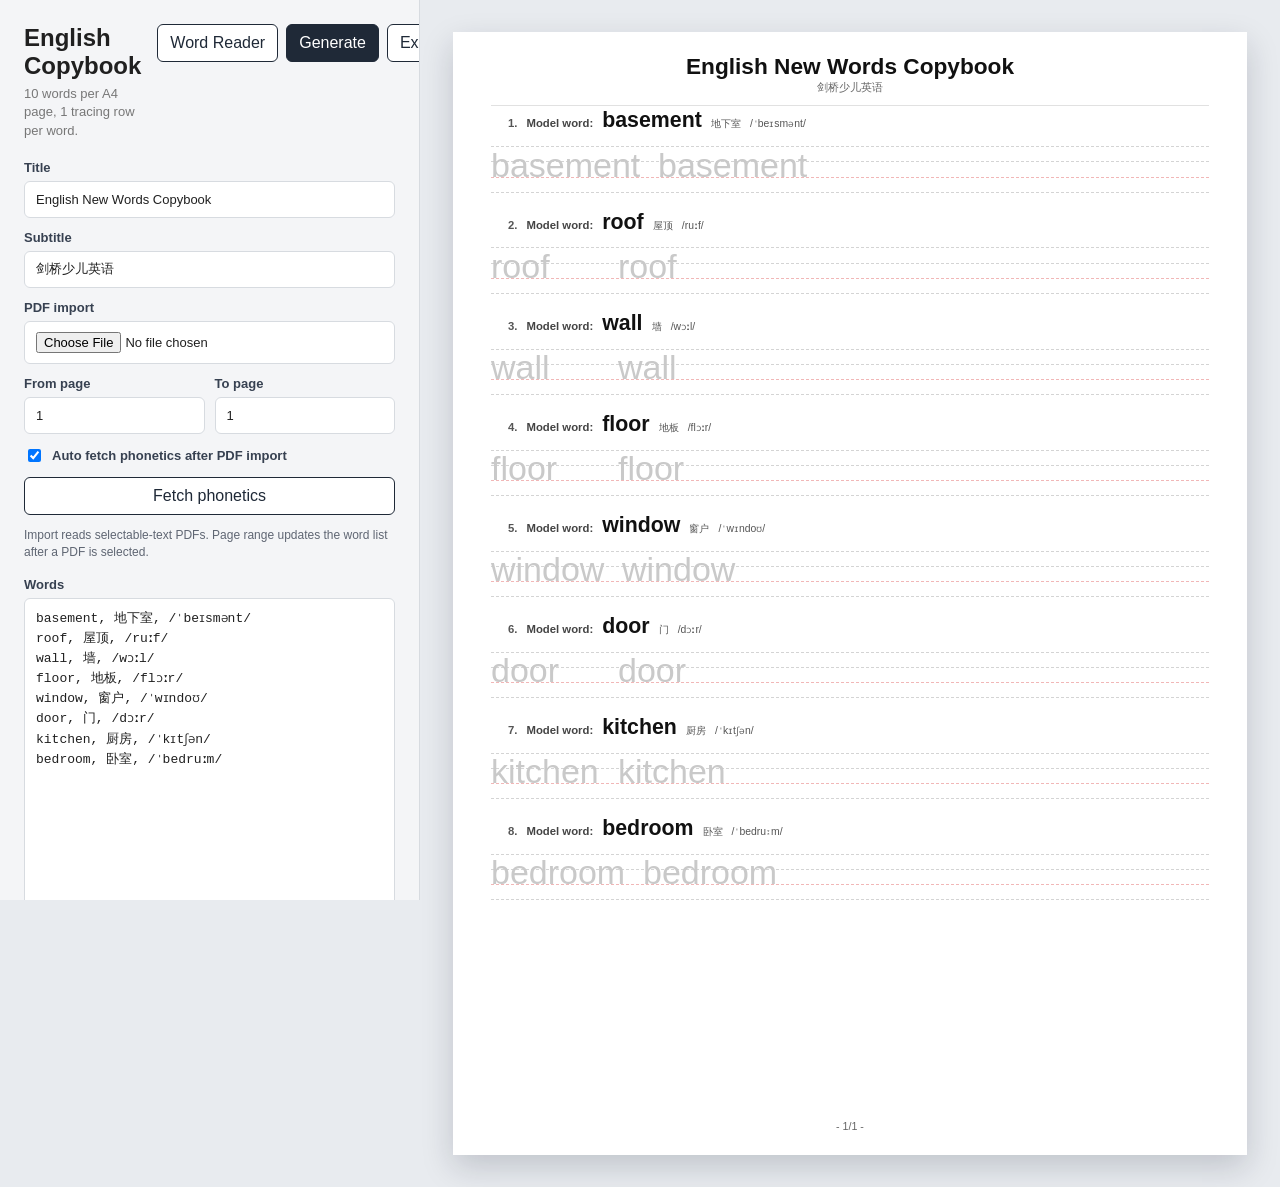
<file: index.html>
<!doctype html>
<html lang="zh-CN">
  <head>
    <meta charset="utf-8">
    <meta name="viewport" content="width=device-width, initial-scale=1">
    <title>English Copybook Generator</title>
    <link rel="stylesheet" href="styles.css?v=20260706-5">
  </head>
  <body>
    <main class="app-shell">
      <section class="workspace" aria-label="Copybook controls">
        <header class="toolbar">
          <div>
            <h1>English Copybook</h1>
            <p>10 words per A4 page, 1 tracing row per word.</p>
          </div>
          <div class="actions">
            <a class="nav-button" href="vocabulary.html">Word Reader</a>
            <button id="generateBtn" type="button">Generate</button>
            <button id="printBtn" type="button">Export PDF</button>
          </div>
        </header>

        <div class="controls-grid">
          <label>
            <span>Title</span>
            <input id="titleInput" type="text" value="English New Words Copybook">
          </label>
          <label>
            <span>Subtitle</span>
            <input id="subtitleInput" type="text" value="剑桥少儿英语">
          </label>
          <label class="file-control">
            <span>PDF import</span>
            <input id="pdfInput" type="file" accept="application/pdf">
          </label>
          <div class="range-control">
            <label>
              <span>From page</span>
              <input id="pageFromInput" type="number" min="1" value="1">
            </label>
            <label>
              <span>To page</span>
              <input id="pageToInput" type="number" min="1" value="1">
            </label>
          </div>
          <label class="checkbox-control">
            <input id="autoPhoneticsInput" type="checkbox" checked>
            <span>Auto fetch phonetics after PDF import</span>
          </label>
          <button id="phoneticsBtn" type="button" class="secondary-action">Fetch phonetics</button>
        </div>
        <p id="importStatus" class="import-status" role="status">
          Import reads selectable-text PDFs. Page range updates the word list after a PDF is selected.
        </p>

        <label class="word-input">
          <span>Words</span>
          <textarea id="wordsInput" spellcheck="false">basement, 地下室, /ˈbeɪsmənt/
roof, 屋顶, /ruːf/
wall, 墙, /wɔːl/
floor, 地板, /flɔːr/
window, 窗户, /ˈwɪndoʊ/
door, 门, /dɔːr/
kitchen, 厨房, /ˈkɪtʃən/
bedroom, 卧室, /ˈbedruːm/</textarea>
        </label>
      </section>

      <section class="preview-wrap" aria-label="A4 preview">
        <div id="pages" class="pages"></div>
      </section>
    </main>

    <template id="pageTemplate">
      <article class="copybook-page">
        <header class="page-header">
          <h2></h2>
          <p></p>
        </header>
        <div class="word-blocks"></div>
        <footer class="page-footer"></footer>
      </article>
    </template>

    <template id="wordTemplate">
      <section class="word-block">
        <div class="model-row">
          <span class="word-index"></span>
          <span class="model-label">Model word:</span>
          <span class="model-word"></span>
          <span class="translation"></span>
          <span class="phonetic"></span>
        </div>
        <div class="practice-rows"></div>
      </section>
    </template>

    <script src="script.js?v=20260706-5"></script>
  </body>
</html>
</file>
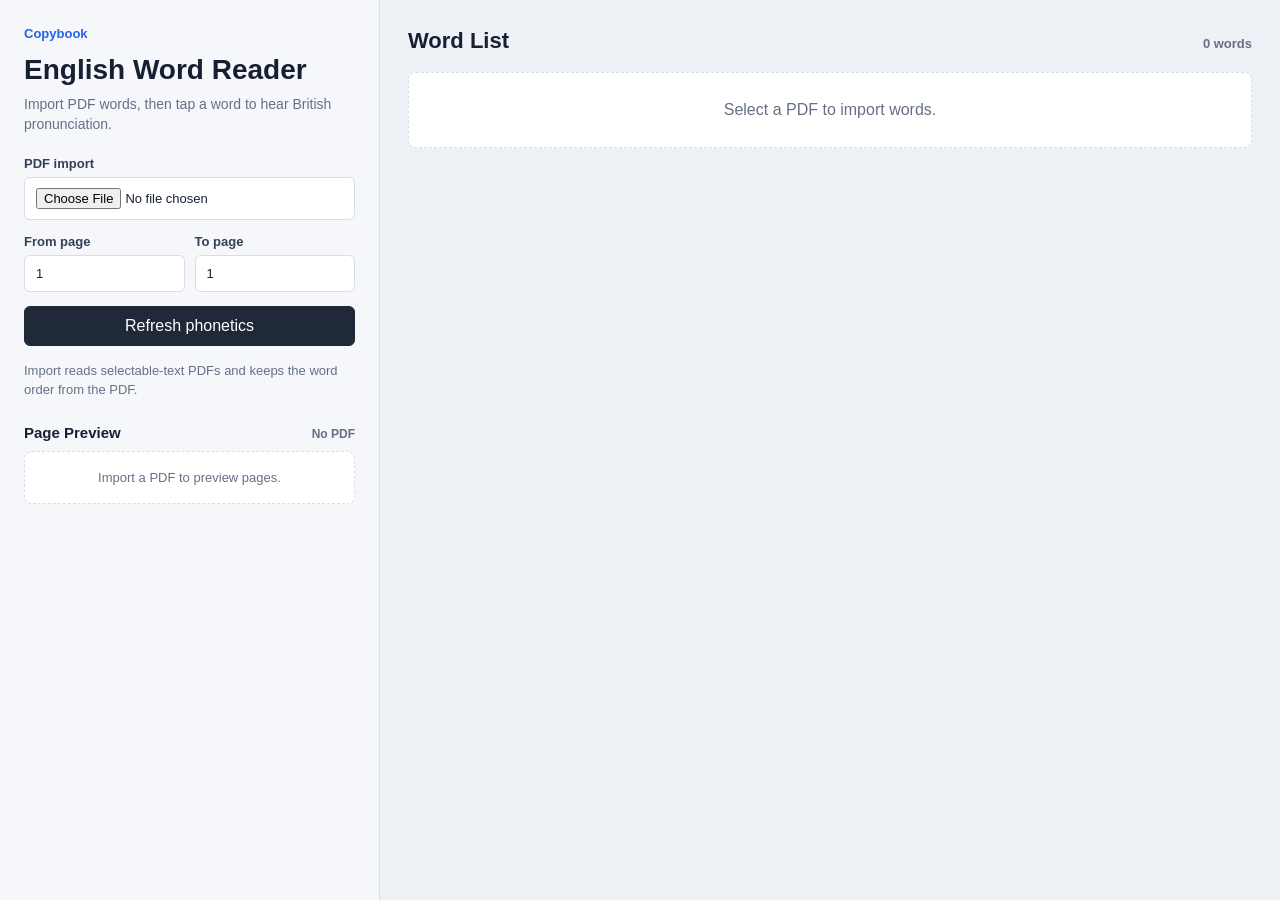
<file: vocabulary.html>
<!doctype html>
<html lang="zh-CN">
  <head>
    <meta charset="utf-8">
    <meta name="viewport" content="width=device-width, initial-scale=1">
    <title>English Word Reader</title>
    <link rel="stylesheet" href="vocabulary.css?v=20260706-3">
  </head>
  <body>
    <main class="reader-shell">
      <section class="reader-panel" aria-label="PDF word import controls">
        <header class="reader-header">
          <div>
            <a class="back-link" href="index.html">Copybook</a>
            <h1>English Word Reader</h1>
            <p>Import PDF words, then tap a word to hear British pronunciation.</p>
          </div>
        </header>

        <div class="controls">
          <label>
            <span>PDF import</span>
            <input id="pdfInput" type="file" accept="application/pdf">
          </label>
          <div class="range-control">
            <label>
              <span>From page</span>
              <input id="pageFromInput" type="number" min="1" value="1">
            </label>
            <label>
              <span>To page</span>
              <input id="pageToInput" type="number" min="1" value="1">
            </label>
          </div>
          <button id="refreshBtn" type="button">Refresh phonetics</button>
        </div>

        <p id="status" class="status" role="status">
          Import reads selectable-text PDFs and keeps the word order from the PDF.
        </p>

        <section class="page-preview" aria-label="PDF page preview">
          <div class="page-preview-header">
            <h2>Page Preview</h2>
            <span id="previewCount">No PDF</span>
          </div>
          <div id="pagePreviewList" class="page-preview-list">
            <p class="preview-empty">Import a PDF to preview pages.</p>
          </div>
        </section>
      </section>

      <section class="word-view" aria-label="Imported words">
        <div class="word-view-header">
          <h2>Word List</h2>
          <span id="wordCount">0 words</span>
        </div>
        <div id="wordList" class="word-list">
          <p class="empty-state">Select a PDF to import words.</p>
        </div>
      </section>
    </main>

    <template id="wordCardTemplate">
      <button class="word-card" type="button">
        <span class="word-number"></span>
        <span class="word-main">
          <span class="word-text"></span>
          <span class="word-meta">
            <span class="translation"></span>
            <span class="phonetic"></span>
          </span>
        </span>
        <span class="play-mark" aria-hidden="true">▶</span>
      </button>
    </template>

    <script src="vocabulary.js?v=20260706-3"></script>
  </body>
</html>
</file>
<file: styles.css>
:root {
  --ink: #202020;
  --muted: #777;
  --paper: #fff;
  --line: #d4d4d4;
  --guide-line: #f1b7b7;
  --line-soft: #e1e1e1;
  --ghost: #c9c9c9;
  --panel: #f4f5f7;
  --border: #d7dbe0;
}

* {
  box-sizing: border-box;
}

body {
  margin: 0;
  color: var(--ink);
  background: #e8ebef;
  font-family: Arial, "Noto Sans SC", "Microsoft YaHei", sans-serif;
}

button,
.nav-button,
input,
textarea {
  font: inherit;
}

.app-shell {
  display: grid;
  grid-template-columns: minmax(320px, 420px) 1fr;
  min-height: 100vh;
}

.workspace {
  position: sticky;
  top: 0;
  height: 100vh;
  overflow: auto;
  padding: 24px;
  background: var(--panel);
  border-right: 1px solid var(--border);
}

.toolbar {
  display: flex;
  gap: 16px;
  justify-content: space-between;
  align-items: flex-start;
  margin-bottom: 20px;
}

.toolbar h1 {
  margin: 0 0 6px;
  font-size: 24px;
  line-height: 1.15;
}

.toolbar p {
  margin: 0;
  color: var(--muted);
  font-size: 13px;
  line-height: 1.4;
}

.actions {
  display: flex;
  gap: 8px;
  flex-shrink: 0;
}

button {
  border: 1px solid #1f2937;
  border-radius: 6px;
  padding: 9px 12px;
  color: #fff;
  background: #1f2937;
  cursor: pointer;
}

button + button,
.nav-button {
  color: #1f2937;
  background: #fff;
}

.nav-button {
  display: inline-flex;
  align-items: center;
  border: 1px solid #1f2937;
  border-radius: 6px;
  padding: 9px 12px;
  text-decoration: none;
  white-space: nowrap;
}

.controls-grid {
  display: grid;
  gap: 12px;
  margin-bottom: 14px;
}

label {
  display: grid;
  gap: 6px;
  color: #374151;
  font-size: 13px;
  font-weight: 700;
}

input,
textarea {
  width: 100%;
  border: 1px solid var(--border);
  border-radius: 6px;
  padding: 10px 11px;
  color: var(--ink);
  background: #fff;
  font-weight: 400;
}

.range-control {
  display: grid;
  grid-template-columns: 1fr 1fr;
  gap: 10px;
}

.checkbox-control {
  display: flex;
  align-items: center;
  gap: 8px;
  font-weight: 600;
}

.checkbox-control input {
  width: auto;
}

.secondary-action {
  width: 100%;
  color: #1f2937;
  background: #fff;
}

input:disabled {
  color: #9ca3af;
  background: #eef0f3;
}

.import-status {
  min-height: 36px;
  margin: -2px 0 14px;
  color: #5f6673;
  font-size: 12px;
  line-height: 1.45;
}

.import-status.error {
  color: #a33a3a;
}

.import-status.success {
  color: #25634b;
}

textarea {
  min-height: 390px;
  resize: vertical;
  line-height: 1.55;
  font-family: "Cascadia Mono", Consolas, monospace;
}

.preview-wrap {
  padding: 32px;
  overflow: auto;
}

.pages {
  display: grid;
  gap: 24px;
  justify-content: center;
}

.copybook-page {
  display: flex;
  flex-direction: column;
  width: 210mm;
  height: 297mm;
  padding: 6mm 10mm 6mm;
  background: var(--paper);
  box-shadow: 0 12px 30px rgba(15, 23, 42, 0.18);
  break-after: page;
}

.page-header {
  text-align: center;
  padding-bottom: 2.5mm;
  border-bottom: 1px solid var(--line-soft);
}

.page-header h2 {
  margin: 0;
  font-family: "Comic Sans MS", "Trebuchet MS", Arial, sans-serif;
  font-size: 17pt;
  font-weight: 700;
  line-height: 1.05;
  letter-spacing: 0;
  color: #111;
}

.page-header p {
  margin: 2px 0 0;
  color: #666;
  font-size: 8.5pt;
}

.word-blocks {
  display: grid;
  grid-template-rows: repeat(10, minmax(0, 1fr));
  flex: 1;
  min-height: 0;
}

.word-block {
  display: grid;
  grid-template-rows: auto minmax(0, 1fr);
  min-height: 0;
  padding: 1.2mm 0 1mm;
}

.model-row {
  display: flex;
  align-items: baseline;
  gap: 2.4mm;
  min-width: 0;
  margin-bottom: 0.8mm;
  white-space: nowrap;
}

.word-index {
  flex: 0 0 7mm;
  color: #555;
  font-size: 8.5pt;
  font-weight: 700;
  text-align: right;
}

.model-label {
  color: #444;
  font-family: "Comic Sans MS", "Trebuchet MS", Arial, sans-serif;
  font-size: 8.5pt;
  font-weight: 700;
}

.model-word {
  color: #111;
  font-family: "Comic Sans MS", "Trebuchet MS", Arial, sans-serif;
  font-size: 16pt;
  font-weight: 700;
  line-height: 1;
}

.translation,
.phonetic {
  color: #555;
  font-size: 7.8pt;
}

.page-footer {
  flex: 0 0 4mm;
  display: flex;
  align-items: flex-end;
  justify-content: center;
  color: #666;
  font-size: 8pt;
  line-height: 1;
}

.practice-rows {
  display: grid;
  grid-template-rows: minmax(0, 1fr);
  gap: 0.8mm;
  min-height: 0;
}

.practice-row {
  position: relative;
  display: flex;
  min-height: 0;
  overflow: hidden;
}

.writing-lines {
  position: absolute;
  inset: 0 0 0 0;
}

.writing-line {
  position: absolute;
  left: 0;
  right: 0;
  height: 0;
  border-top: 1px dashed var(--line);
}

.writing-line[data-line="1"] {
  top: 17%;
}

.writing-line[data-line="2"] {
  top: 39%;
}

.writing-line[data-line="3"] {
  top: 61%;
  border-top-color: var(--guide-line);
}

.writing-line[data-line="4"] {
  top: 83%;
}

.trace-words {
  position: absolute;
  inset: 0;
  z-index: 1;
  display: flex;
  gap: 1.5mm;
  align-items: stretch;
  pointer-events: none;
}

.trace-word {
  flex: 0 0 var(--trace-word-width, 32mm);
  width: var(--trace-word-width, 32mm);
  min-width: var(--trace-word-width, 32mm);
  max-width: var(--trace-word-width, 32mm);
  height: 100%;
  overflow: visible;
  color: var(--ghost);
}

.trace-word text {
  fill: currentColor;
  font-family: "Comic Sans MS", "Trebuchet MS", Arial, sans-serif;
  font-size: 34px;
  font-weight: 400;
  letter-spacing: 0;
}

@media (max-width: 980px) {
  .app-shell {
    grid-template-columns: 1fr;
  }

  .workspace {
    position: static;
    height: auto;
    border-right: 0;
    border-bottom: 1px solid var(--border);
  }

  .preview-wrap {
    padding: 16px;
  }

  .copybook-page {
    transform-origin: top center;
    transform: scale(0.72);
    margin-bottom: -83mm;
  }
}

@page {
  size: A4;
  margin: 0;
}

@media print {
  body {
    background: #fff;
    print-color-adjust: exact;
    -webkit-print-color-adjust: exact;
  }

  .workspace {
    display: none;
  }

  .app-shell,
  .preview-wrap,
  .pages {
    display: block;
    padding: 0;
  }

  .copybook-page {
    width: 210mm;
    height: 297mm;
    margin: 0;
    box-shadow: none;
    transform: none;
    overflow: hidden;
    page-break-after: always;
  }

  .copybook-page:last-child {
    page-break-after: auto;
  }

  @supports (-webkit-touch-callout: none) {
    .copybook-page {
      padding: 4.5mm 10mm 4mm;
    }

    .page-header {
      padding-bottom: 1.6mm;
    }

    .word-block {
      padding: 0.45mm 0 0.45mm;
    }

    .model-row {
      margin-bottom: 0.35mm;
    }

    .page-footer {
      flex-basis: 3mm;
    }
  }
}
</file>
<file: vocabulary.css>
:root {
  --ink: #172033;
  --muted: #667085;
  --paper: #fff;
  --panel: #f5f7fb;
  --border: #d8dee8;
  --accent: #2563eb;
  --accent-soft: #e8f0ff;
  --danger: #a33a3a;
  --success: #25634b;
}

* {
  box-sizing: border-box;
}

body {
  margin: 0;
  color: var(--ink);
  background: #eef1f5;
  font-family: Arial, "Noto Sans SC", "Microsoft YaHei", sans-serif;
}

button,
input {
  font: inherit;
}

.reader-shell {
  display: grid;
  grid-template-columns: minmax(300px, 380px) 1fr;
  min-height: 100vh;
}

.reader-panel {
  position: sticky;
  top: 0;
  height: 100vh;
  overflow: auto;
  padding: 24px;
  background: var(--panel);
  border-right: 1px solid var(--border);
}

.reader-header {
  margin-bottom: 22px;
}

.back-link {
  display: inline-flex;
  margin-bottom: 14px;
  color: var(--accent);
  font-size: 13px;
  font-weight: 700;
  text-decoration: none;
}

.reader-header h1 {
  margin: 0 0 8px;
  font-size: 28px;
  line-height: 1.1;
}

.reader-header p {
  margin: 0;
  color: var(--muted);
  font-size: 14px;
  line-height: 1.45;
}

.controls {
  display: grid;
  gap: 14px;
}

label {
  display: grid;
  gap: 6px;
  color: #344054;
  font-size: 13px;
  font-weight: 700;
}

input {
  width: 100%;
  border: 1px solid var(--border);
  border-radius: 6px;
  padding: 10px 11px;
  color: var(--ink);
  background: #fff;
  font-weight: 400;
}

.range-control {
  display: grid;
  grid-template-columns: 1fr 1fr;
  gap: 10px;
}

button {
  border: 1px solid #1f2937;
  border-radius: 6px;
  padding: 10px 12px;
  color: #fff;
  background: #1f2937;
  cursor: pointer;
}

button:disabled {
  cursor: not-allowed;
  opacity: 0.58;
}

.status {
  min-height: 40px;
  margin: 16px 0 0;
  color: var(--muted);
  font-size: 13px;
  line-height: 1.45;
}

.status.error {
  color: var(--danger);
}

.status.success {
  color: var(--success);
}

.page-preview {
  margin-top: 22px;
}

.page-preview-header {
  display: flex;
  align-items: baseline;
  justify-content: space-between;
  gap: 12px;
  margin-bottom: 10px;
}

.page-preview-header h2 {
  margin: 0;
  font-size: 15px;
}

#previewCount {
  color: var(--muted);
  font-size: 12px;
  font-weight: 700;
}

.page-preview-list {
  display: grid;
  gap: 10px;
}

.preview-empty {
  margin: 0;
  border: 1px dashed var(--border);
  border-radius: 8px;
  padding: 18px;
  color: var(--muted);
  background: #fff;
  font-size: 13px;
  text-align: center;
}

.page-thumb {
  display: grid;
  gap: 7px;
  width: 100%;
  border: 1px solid var(--border);
  border-radius: 8px;
  padding: 8px;
  color: var(--ink);
  background: #fff;
  box-shadow: 0 6px 14px rgba(15, 23, 42, 0.06);
}

.page-thumb.is-selected {
  border-color: var(--accent);
  box-shadow: 0 0 0 3px rgba(37, 99, 235, 0.14);
}

.page-thumb canvas {
  width: 100%;
  height: auto;
  border: 1px solid #edf0f5;
  border-radius: 4px;
  background: #fff;
}

.page-thumb span {
  color: var(--muted);
  font-size: 12px;
  font-weight: 800;
  text-align: center;
}

.word-view {
  padding: 28px;
}

.word-view-header {
  display: flex;
  align-items: baseline;
  justify-content: space-between;
  gap: 16px;
  margin: 0 auto 18px;
  max-width: 980px;
}

.word-view-header h2 {
  margin: 0;
  font-size: 22px;
}

#wordCount {
  color: var(--muted);
  font-size: 13px;
  font-weight: 700;
}

.word-list {
  display: grid;
  grid-template-columns: repeat(auto-fill, minmax(260px, 1fr));
  gap: 12px;
  max-width: 980px;
  margin: 0 auto;
}

.word-card {
  display: grid;
  grid-template-columns: 34px 1fr auto;
  align-items: center;
  gap: 12px;
  min-height: 78px;
  width: 100%;
  border: 1px solid var(--border);
  border-radius: 8px;
  padding: 12px;
  color: var(--ink);
  background: var(--paper);
  text-align: left;
  box-shadow: 0 8px 18px rgba(15, 23, 42, 0.06);
}

.word-card:focus-visible {
  outline: 3px solid rgba(37, 99, 235, 0.3);
  outline-offset: 2px;
}

.word-card:hover {
  border-color: #9bb8f7;
  background: #fbfdff;
}

.word-number {
  color: var(--muted);
  font-size: 13px;
  font-weight: 700;
  text-align: right;
}

.word-main {
  display: grid;
  gap: 5px;
  min-width: 0;
}

.word-text {
  overflow-wrap: anywhere;
  font-size: 24px;
  font-weight: 800;
  line-height: 1.05;
}

.word-meta {
  display: flex;
  flex-wrap: wrap;
  gap: 8px;
  color: var(--muted);
  font-size: 14px;
  line-height: 1.3;
}

.translation {
  color: #344054;
}

.phonetic {
  font-family: "Times New Roman", Georgia, serif;
}

.play-mark {
  border-radius: 999px;
  display: inline-flex;
  align-items: center;
  justify-content: center;
  width: 28px;
  height: 28px;
  color: var(--accent);
  background: var(--accent-soft);
  font-size: 12px;
  font-weight: 800;
}

.empty-state {
  grid-column: 1 / -1;
  margin: 0;
  border: 1px dashed var(--border);
  border-radius: 8px;
  padding: 28px;
  color: var(--muted);
  background: #fff;
  text-align: center;
}

@media (max-width: 860px) {
  .reader-shell {
    grid-template-columns: 1fr;
  }

  .reader-panel {
    position: static;
    height: auto;
    border-right: 0;
    border-bottom: 1px solid var(--border);
  }

  .word-view {
    padding: 18px;
  }
}

@media (max-width: 560px) {
  .reader-panel {
    padding: 18px;
  }

  .word-view-header {
    align-items: flex-start;
    flex-direction: column;
    gap: 4px;
  }

  .word-list {
    grid-template-columns: 1fr;
  }

  .word-card {
    grid-template-columns: 28px 1fr;
  }

  .play-mark {
    grid-column: 2;
    justify-self: start;
  }
}
</file>
